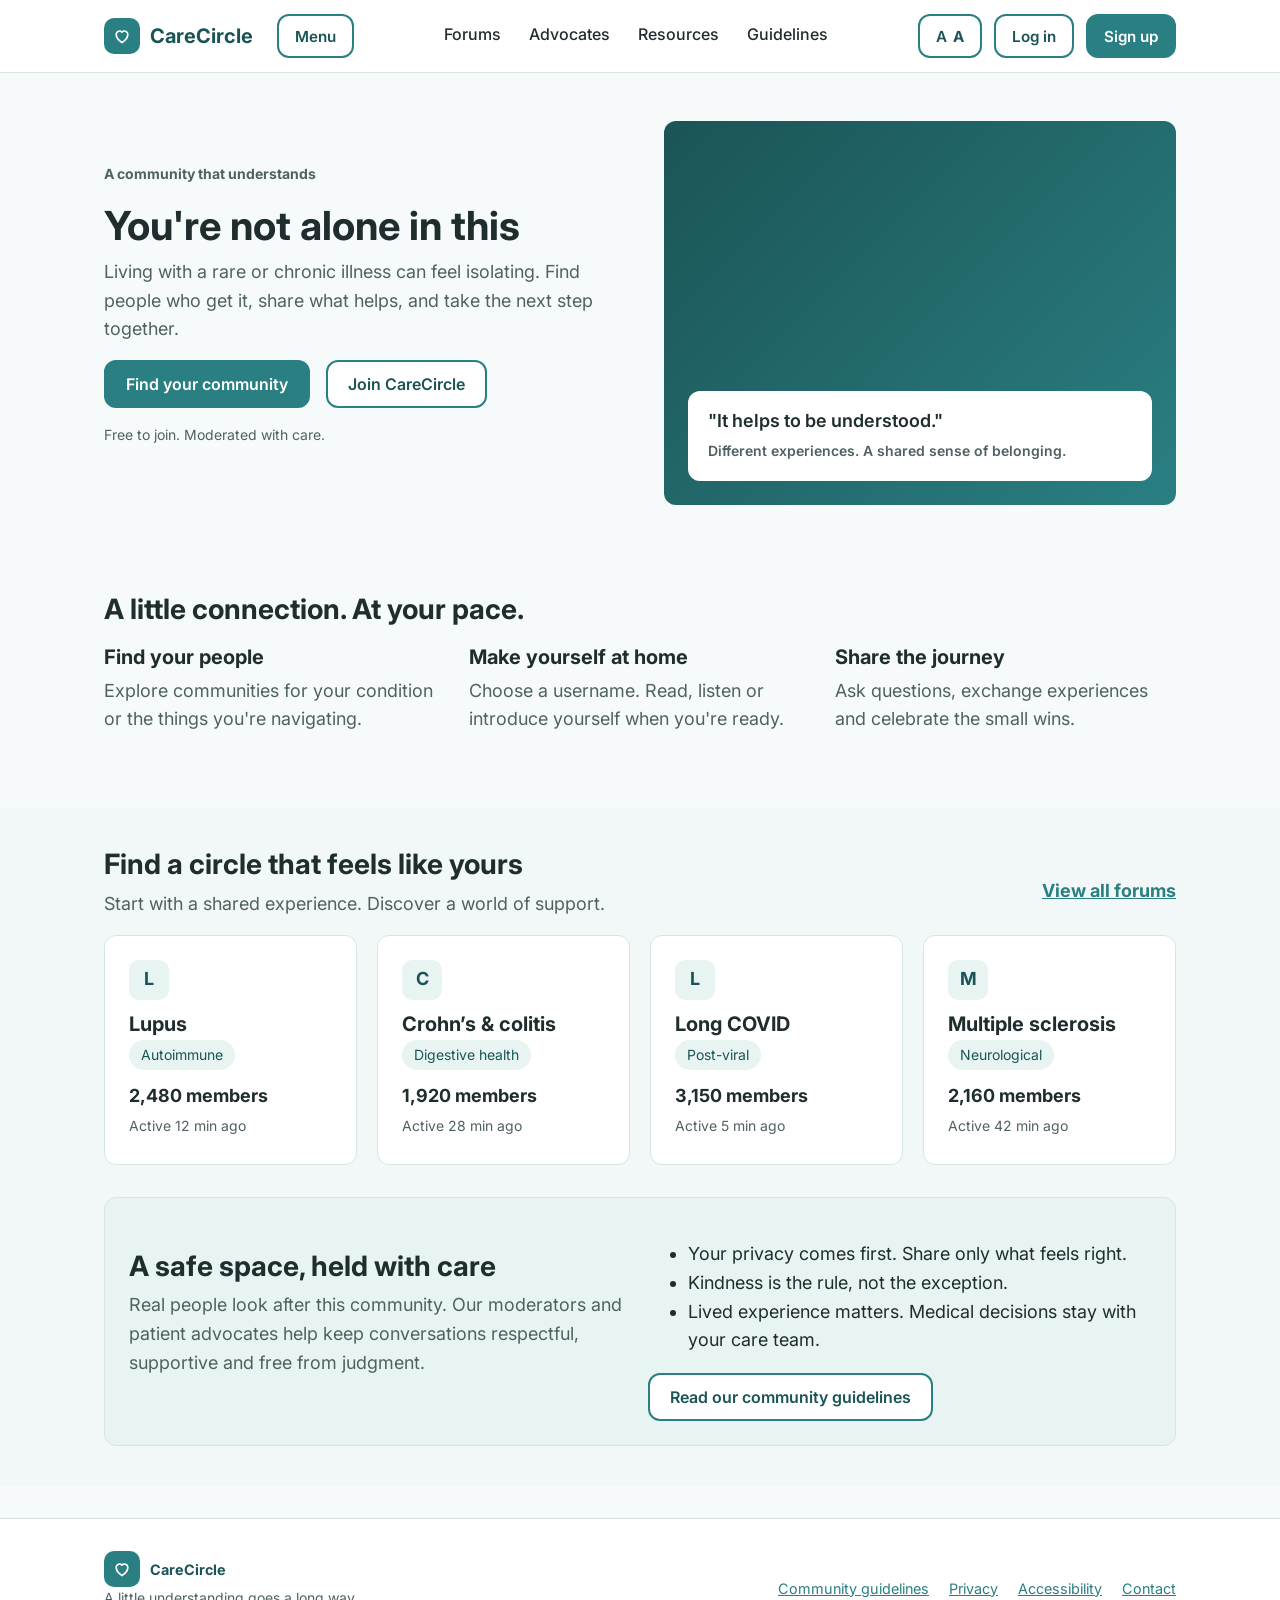
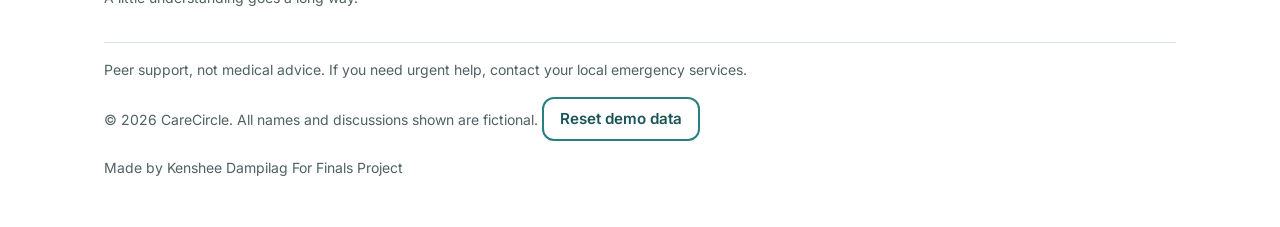
<file: index.html>
<!DOCTYPE html>
<html lang="en">
<head>
<meta charset="utf-8">
<meta name="viewport" content="width=device-width, initial-scale=1">
<title>CareCircle – You're not alone in this</title>
<link rel="preconnect" href="https://fonts.googleapis.com">
<link rel="preconnect" href="https://fonts.gstatic.com" crossorigin>
<link rel="stylesheet" href="https://fonts.googleapis.com/css2?family=Inter:wght@400;500;600;700&display=swap">
<link rel="stylesheet" href="styles.css">
</head>
<body data-nav="" data-page="home">
<main id="main">
<section class="hero"><div class="wrap">
  <div>
    <p class="small"><strong>A community that understands</strong></p>
    <h1>You're not alone in this</h1>
    <p class="muted">Living with a rare or chronic illness can feel isolating. Find people who get it, share what helps, and take the next step together.</p>
    <p class="row" style="justify-content:flex-start"><a class="btn" href="forums.html">Find your community</a><a class="btn secondary" href="signup.html">Join CareCircle</a></p>
    <p class="small">Free to join. Moderated with care.</p>
  </div>
  <div class="hero-art" role="img" aria-label="Illustration placeholder: a supportive group conversation"><blockquote>"It helps to be understood."<br><span class="small">Different experiences. A shared sense of belonging.</span></blockquote></div>
</div></section>
<section class="section"><div class="wrap">
  <h2>A little connection. At your pace.</h2>
  <ol class="steps" style="list-style:none;padding:0">
    <li><h3>Find your people</h3><p class="muted">Explore communities for your condition or the things you're navigating.</p></li>
    <li><h3>Make yourself at home</h3><p class="muted">Choose a username. Read, listen or introduce yourself when you're ready.</p></li>
    <li><h3>Share the journey</h3><p class="muted">Ask questions, exchange experiences and celebrate the small wins.</p></li>
  </ol>
</div></section>
<section class="section tint"><div class="wrap">
  <div class="row"><div><h2>Find a circle that feels like yours</h2><p class="muted">Start with a shared experience. Discover a world of support.</p></div><a href="forums.html"><strong>View all forums</strong></a></div>
  <div class="grid four" id="featured"></div>
  <div class="card" style="margin-top:2rem;background:var(--pale)"><div class="row"><div style="flex:1 1 280px"><h2>A safe space, held with care</h2><p class="muted">Real people look after this community. Our moderators and patient advocates help keep conversations respectful, supportive and free from judgment.</p></div>
  <div style="flex:1 1 280px"><ul><li>Your privacy comes first. Share only what feels right.</li><li>Kindness is the rule, not the exception.</li><li>Lived experience matters. Medical decisions stay with your care team.</li></ul><a class="btn secondary" href="guidelines.html">Read our community guidelines</a></div></div></div>
</div></section>
</main>
<script src="data.js"></script>
<script src="layout.js"></script>
<script src="pages.js"></script>
<script>
document.getElementById('featured').innerHTML = CC.forums().slice(0,4).map(function(f){
  return '<a class="card community-card" href="forum.html?id='+CC.esc(f.id)+'"><span class="icon-tile" aria-hidden="true">'+CC.esc(f.name[0])+'</span><h3>'+CC.esc(f.name)+'</h3><span class="chip">'+CC.esc(f.cat)+'</span><p style="margin:.75rem 0 0"><strong>'+f.members.toLocaleString()+' members</strong><br><span class="small">Active '+CC.ago(f.active)+'</span></p></a>';
}).join('');
</script>
</body></html>
</file>
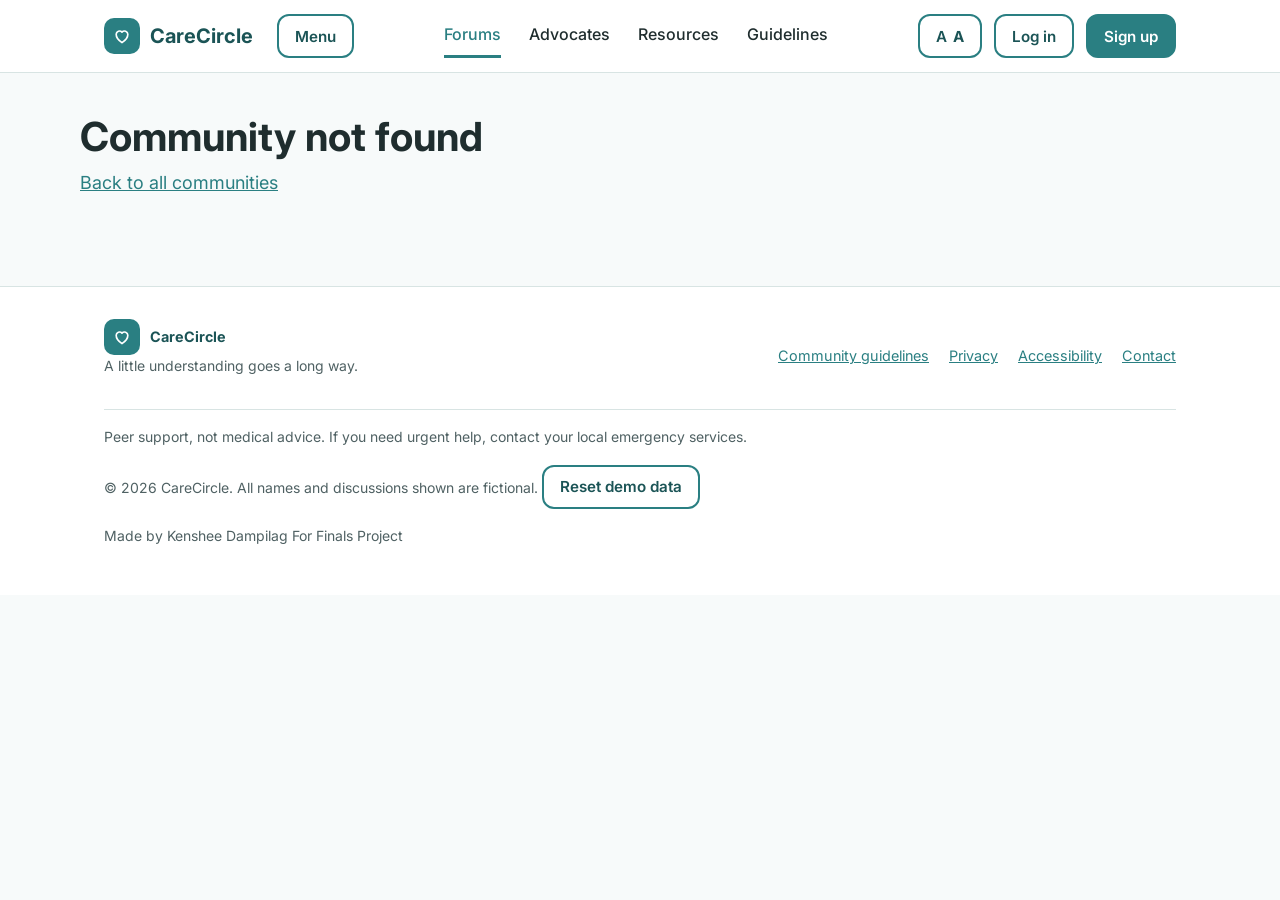
<file: forum.html>
<!DOCTYPE html>
<html lang="en">
<head>
<meta charset="utf-8">
<meta name="viewport" content="width=device-width, initial-scale=1">
<title>Forum – CareCircle</title>
<link rel="preconnect" href="https://fonts.googleapis.com">
<link rel="preconnect" href="https://fonts.gstatic.com" crossorigin>
<link rel="stylesheet" href="https://fonts.googleapis.com/css2?family=Inter:wght@400;500;600;700&display=swap">
<link rel="stylesheet" href="styles.css">
</head>
<body data-nav="forums" data-page="forum">
<main id="main"><div class="wrap">
  <div class="page-head">
    <p class="crumbs" id="crumb"></p>
    <div class="row"><div><h1 id="fname"></h1><p class="muted" id="fdesc" style="margin:0"></p><p class="small" id="fmeta"></p></div><a class="btn" id="newpost" href="new-post.html">+ New post</a></div>
  </div>
  <p class="banner">Share experiences, not prescriptions. This space supports you; it doesn't replace your care team.</p>
  <div class="with-side" style="margin-top:1rem">
    <section aria-label="Conversations">
      <div class="tabs" id="tabs" role="group" aria-label="Sort conversations">
        <button type="button" data-tab="latest" aria-selected="true">Latest</button>
        <button type="button" data-tab="popular" aria-selected="false">Popular</button>
        <button type="button" data-tab="unanswered" aria-selected="false">Unanswered</button>
      </div>
      <p class="small" id="tcount" role="status"></p>
      <div class="stack" id="threads"></div>
    </section>
    <aside class="stack" aria-label="Community information">
      <div class="card"><h2 style="font-size:1.25rem">A circle for every kind of day</h2><p class="muted">From newly diagnosed to years into your journey, you're welcome here. Read quietly, ask a question or share what you've learned.</p>
        <p class="small"><strong>Our community agreements</strong></p><ul class="small"><li>Be kind. Every experience is different.</li><li>Protect your own and others' privacy.</li><li>Report anything that doesn't feel safe.</li></ul><a href="guidelines.html">Read all guidelines</a></div>
      <div class="card"><h2 style="font-size:1.25rem">Here to help</h2><p class="muted">Need a hand finding your way? Our moderation team is here to listen.</p><a class="btn secondary" href="contact.html">Contact the team</a></div>
    </aside>
  </div>
</div></main>
<script src="data.js"></script>
<script src="layout.js"></script>
<script src="pages.js"></script>
</body></html>
</file>
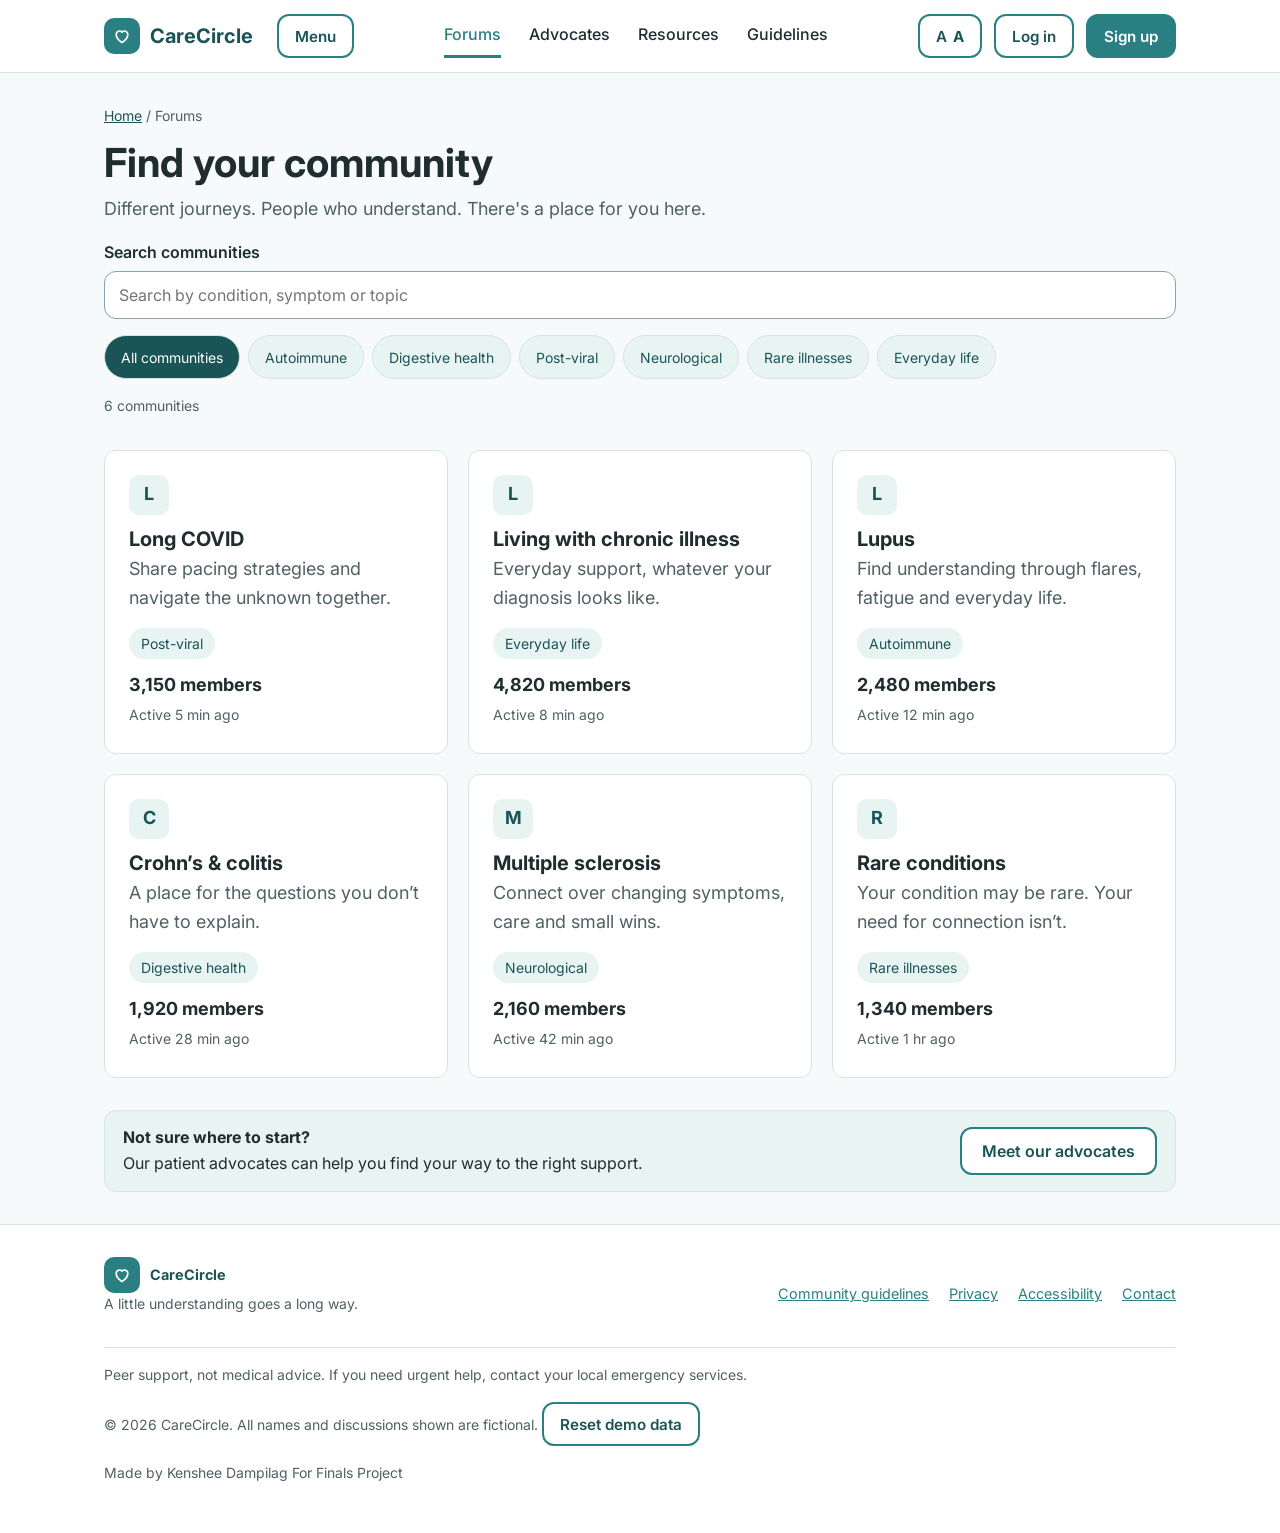
<file: forums.html>
<!DOCTYPE html>
<html lang="en">
<head>
<meta charset="utf-8">
<meta name="viewport" content="width=device-width, initial-scale=1">
<title>Find your community – CareCircle</title>
<link rel="preconnect" href="https://fonts.googleapis.com">
<link rel="preconnect" href="https://fonts.gstatic.com" crossorigin>
<link rel="stylesheet" href="https://fonts.googleapis.com/css2?family=Inter:wght@400;500;600;700&display=swap">
<link rel="stylesheet" href="styles.css">
</head>
<body data-nav="forums" data-page="forums">
<main id="main"><div class="wrap">
  <div class="page-head">
    <p class="crumbs"><a href="index.html">Home</a> / Forums</p>
    <h1>Find your community</h1>
    <p class="muted">Different journeys. People who understand. There's a place for you here.</p>
    <label for="search">Search communities</label>
    <input id="search" type="search" placeholder="Search by condition, symptom or topic" autocomplete="off">
    <div id="chips" class="tag-row" role="group" aria-label="Filter by category" style="margin-top:1rem"></div>
    <p class="small" id="count" role="status" style="margin-top:1rem"></p>
  </div>
  <div class="grid" id="grid"></div>
  <div class="card banner row" style="margin-top:2rem"><div><strong>Not sure where to start?</strong><br>Our patient advocates can help you find your way to the right support.</div><a class="btn secondary" href="advocates.html">Meet our advocates</a></div>
</div></main>
<script src="data.js"></script>
<script src="layout.js"></script>
<script src="pages.js"></script>
</body></html>
</file>
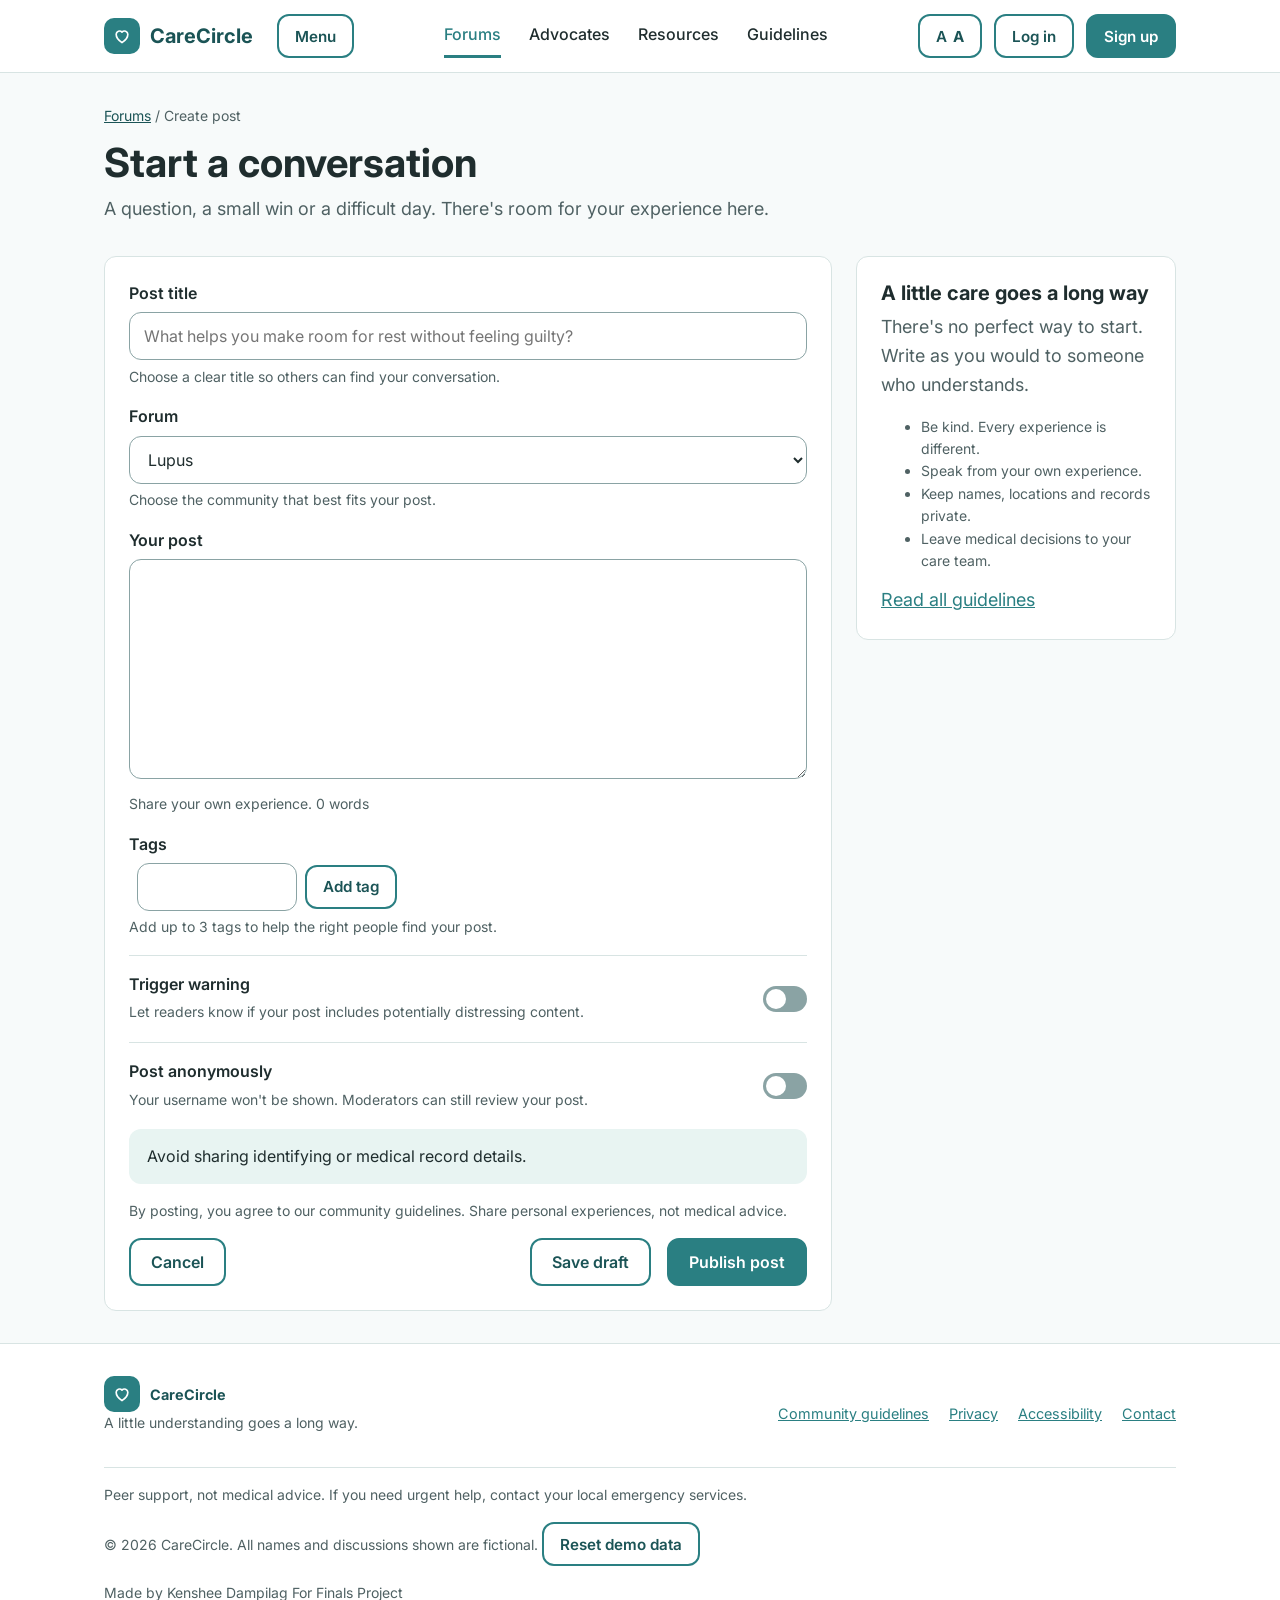
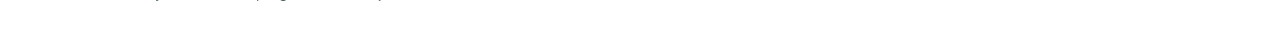
<file: new-post.html>
<!DOCTYPE html>
<html lang="en">
<head>
<meta charset="utf-8">
<meta name="viewport" content="width=device-width, initial-scale=1">
<title>Start a conversation – CareCircle</title>
<link rel="preconnect" href="https://fonts.googleapis.com">
<link rel="preconnect" href="https://fonts.gstatic.com" crossorigin>
<link rel="stylesheet" href="https://fonts.googleapis.com/css2?family=Inter:wght@400;500;600;700&display=swap">
<link rel="stylesheet" href="styles.css">
</head>
<body data-nav="forums" data-page="new-post">
<main id="main"><div class="wrap">
  <div class="page-head"><p class="crumbs"><a href="forums.html">Forums</a> / Create post</p><h1>Start a conversation</h1><p class="muted">A question, a small win or a difficult day. There's room for your experience here.</p></div>
  <div class="with-side">
    <form class="card" id="postform" novalidate>
      <label for="title">Post title</label>
      <input id="title" type="text" maxlength="120" placeholder="What helps you make room for rest without feeling guilty?" aria-describedby="thelp">
      <p class="field-error" id="terr" hidden></p><p class="help" id="thelp">Choose a clear title so others can find your conversation.</p>
      <label for="forum">Forum</label><select id="forum"></select><p class="help">Choose the community that best fits your post.</p>
      <label for="body">Your post</label>
      <textarea id="body" style="min-height:220px" aria-describedby="bhelp"></textarea>
      <p class="field-error" id="berr" hidden></p>
      <p class="help" id="bhelp">Share your own experience. <span id="wc" role="status"></span></p>
      <div class="label" id="taglabel">Tags</div>
      <div class="tag-row" aria-labelledby="taglabel"><span id="taglist" class="tag-row"></span>
        <input id="taginput" type="text" maxlength="24" style="width:10rem" aria-label="New tag"><button type="button" class="btn secondary sm" id="addtag">Add tag</button></div>
      <p class="help">Add up to 3 tags to help the right people find your post.</p>
      <div class="switch-row"><div><label for="warn">Trigger warning</label><span class="small">Let readers know if your post includes potentially distressing content.</span></div><span class="switch"><input type="checkbox" id="warn" role="switch"></span></div>
      <div class="switch-row"><div><label for="anon">Post anonymously</label><span class="small">Your username won't be shown. Moderators can still review your post.</span></div><span class="switch"><input type="checkbox" id="anon" role="switch"></span></div>
      <p class="banner">Avoid sharing identifying or medical record details.</p>
      <p class="small">By posting, you agree to our community guidelines. Share personal experiences, not medical advice.</p>
      <div class="row"><a class="btn secondary" id="back" href="forums.html">Cancel</a><span class="row"><button class="btn secondary" type="button" id="savedraft">Save draft</button><button class="btn" type="submit">Publish post</button></span></div>
    </form>
    <aside class="stack"><div class="card"><h2 style="font-size:1.25rem">A little care goes a long way</h2><p class="muted">There's no perfect way to start. Write as you would to someone who understands.</p><ul class="small"><li>Be kind. Every experience is different.</li><li>Speak from your own experience.</li><li>Keep names, locations and records private.</li><li>Leave medical decisions to your care team.</li></ul><a href="guidelines.html">Read all guidelines</a></div></aside>
  </div>
</div></main>
<script src="data.js"></script>
<script src="layout.js"></script>
<script src="pages.js"></script>
</body></html>
</file>
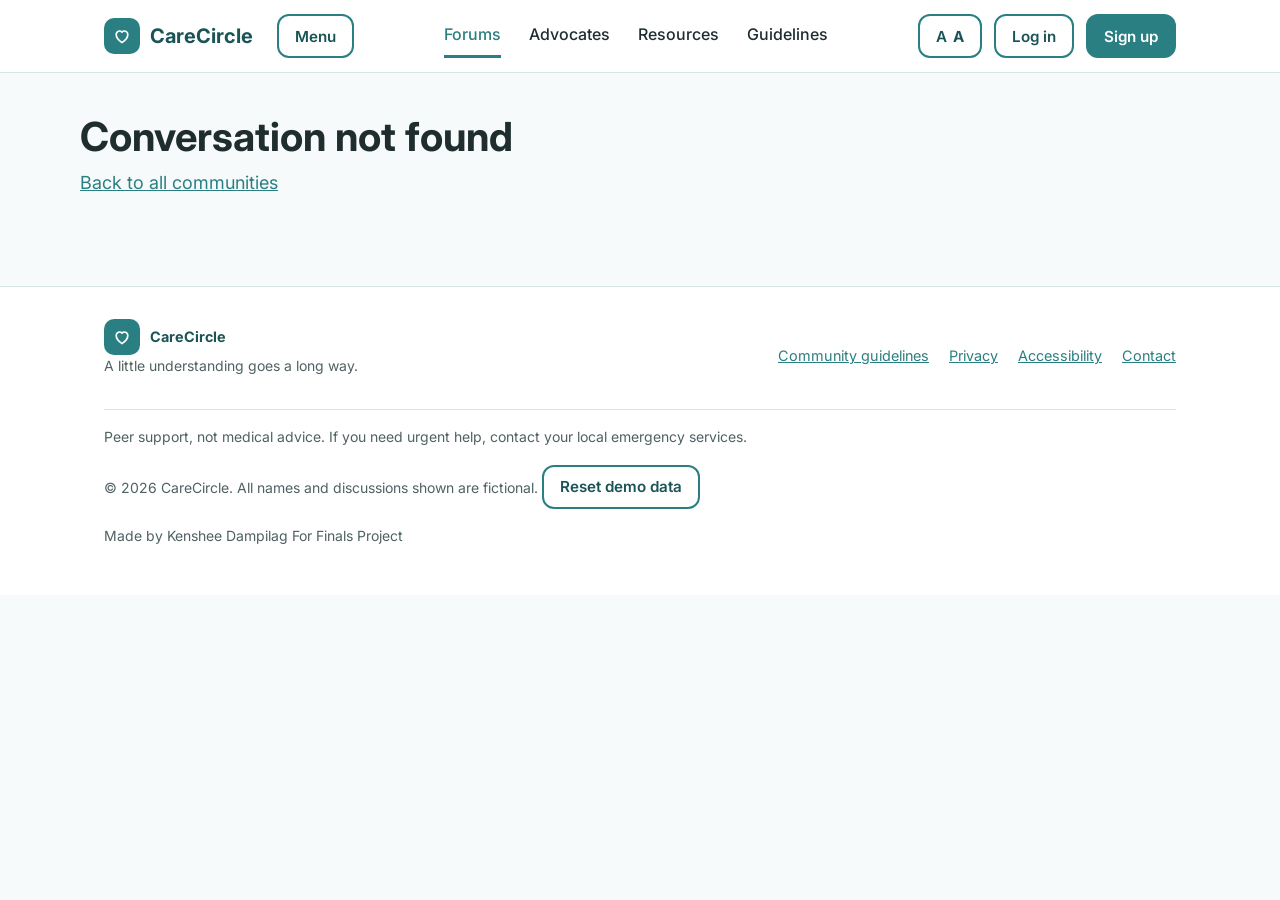
<file: thread.html>
<!DOCTYPE html>
<html lang="en">
<head>
<meta charset="utf-8">
<meta name="viewport" content="width=device-width, initial-scale=1">
<title>Discussion – CareCircle</title>
<link rel="preconnect" href="https://fonts.googleapis.com">
<link rel="preconnect" href="https://fonts.gstatic.com" crossorigin>
<link rel="stylesheet" href="https://fonts.googleapis.com/css2?family=Inter:wght@400;500;600;700&display=swap">
<link rel="stylesheet" href="styles.css">
</head>
<body data-nav="forums" data-page="thread">
<main id="main"><div class="wrap">
  <div class="page-head"><p class="crumbs" id="crumb"></p><div id="ttags"></div><h1 id="ttitle" style="margin-top:.75rem"></h1><p class="small" id="tmeta"></p></div>
  <p class="banner">Share experiences, not prescriptions. This space supports you; it doesn't replace your care team.</p>
  <div class="with-side" style="margin-top:1rem">
    <div class="stack">
      <div id="original"></div>
      <h2 id="rcount" style="font-size:1.25rem;margin-top:1.5rem"></h2>
      <div class="stack" id="replies"></div>
      <form class="card" id="replyform" novalidate>
        <h2 style="font-size:1.25rem">Add your voice</h2>
        <label for="replytext">Your reply</label>
        <textarea id="replytext" placeholder="Share your experience or a few words of support..." aria-describedby="replyhelp"></textarea>
        <p class="field-error" id="replyerr" hidden></p>
        <p class="help" id="replyhelp">Avoid sharing identifying or medical record details.</p>
        <div class="row"><span class="small">You'll be asked for a username the first time.</span><button class="btn" type="submit">Post reply</button></div>
      </form>
    </div>
    <aside class="stack" aria-label="Related">
      <div class="card"><h2 style="font-size:1.25rem">In the <span id="fside"></span> circle</h2><p class="muted" id="fsideinfo"></p><a class="btn secondary" id="back" href="forums.html">Back to forum</a></div>
      <h2 style="font-size:1.25rem">Related threads</h2>
      <div class="stack" id="related"></div>
      <div class="card" style="background:var(--pale)"><h3>Held with care</h3><p class="small" style="color:var(--text)">If a post doesn't feel safe, use Report. Our moderation team reviews concerns privately.</p><a class="btn secondary sm" href="guidelines.html">Community guidelines</a></div>
    </aside>
  </div>
</div></main>
<dialog id="reportdlg" aria-labelledby="rtitle">
  <div id="rstep1"><h2 id="rtitle">Report a concern</h2><p class="muted">Your report is shared only with the moderation team.</p>
    <label for="reason">What is your concern?</label>
    <select id="reason"><option value="">Choose a reason</option><option>Medical misinformation</option><option>Promotional content</option><option>Unkind or disrespectful</option><option>Shares private information</option><option>Something else</option></select>
    <p class="field-error" id="rerr" hidden></p>
    <label for="rdetail" style="margin-top:1rem">Tell us a little more (optional)</label>
    <textarea id="rdetail" style="min-height:100px"></textarea>
    <p class="help">Avoid including private health or contact details. Reports are not monitored for emergencies.</p>
    <div class="row" style="justify-content:flex-end"><button class="btn secondary" type="button" id="rcancel">Cancel</button><button class="btn" type="button" id="rsend">Submit report</button></div></div>
  <div id="rstep2" hidden><button class="btn secondary sm" type="button" id="rclose" aria-label="Close" style="float:right">&times;</button>
    <h2>Thank you for speaking up</h2><p>Your report has been sent to our moderation team. Helping us notice concerns makes CareCircle safer for everyone.</p>
    <div class="banner" style="display:block"><strong>What happens next?</strong><p style="margin:.5rem 0 0">We'll review the post against our community guidelines. Your identity won't be shared with the person you reported.</p><p style="margin:.5rem 0 0">You don't need to reply or take any further action.</p></div>
    <p class="small" style="margin-top:1rem">Reports are not monitored for emergencies. If you or someone else is in immediate danger, contact local emergency services now.</p>
    <button class="btn" type="button" id="rback" style="width:100%">Back to the conversation</button></div>
</dialog>
<script src="data.js"></script>
<script src="layout.js"></script>
<script src="pages.js"></script>
</body></html>
</file>
<file: styles.css>
/* CareCircle – shared styles (design tokens + components) */
:root{
  --teal:#2A7F82; --teal-dark:#1B5456; --coral:#E8735A; --coral-dark:#B8432D;
  --bg:#F7FAFA; --card:#FFFFFF; --text:#1F2D2E; --pale:#E8F4F2;
  --muted:#4F6163; --line:#D8E4E3; --radius:12px; --focus:#0B4F8A;
  --font:Inter,system-ui,-apple-system,"Segoe UI",Arial,sans-serif;
}
*,*::before,*::after{box-sizing:border-box}
html{font-size:100%}
html.large{font-size:118%}
body{margin:0;font-family:var(--font);font-size:1.125rem;line-height:1.6;color:var(--text);background:var(--bg)}
h1,h2,h3{line-height:1.2;margin:0 0 .5rem;color:var(--text)}
h1{font-size:2.5rem}h2{font-size:1.75rem}h3{font-size:1.25rem}
p{margin:0 0 1rem}
a{color:var(--teal)}
a:hover{color:var(--teal-dark)}
:focus-visible{outline:3px solid var(--focus);outline-offset:2px;border-radius:6px}
.wrap{max-width:1120px;margin:0 auto;padding:0 1.5rem}
.sr-only{position:absolute;width:1px;height:1px;overflow:hidden;clip:rect(0 0 0 0);white-space:nowrap}
.skip{position:absolute;left:-999px;top:0;background:var(--teal-dark);color:#fff;padding:.75rem 1rem;z-index:100}
.skip:focus{left:0}
.small{font-size:.875rem;color:var(--muted)}
.muted{color:var(--muted)}

/* header */
.site-header{background:var(--card);border-bottom:1px solid var(--line)}
.bar{display:flex;align-items:center;gap:1.5rem;min-height:72px;flex-wrap:wrap}
.brand{display:flex;align-items:center;gap:.6rem;font-weight:700;font-size:1.25rem;color:var(--teal-dark);text-decoration:none}
.logo{width:36px;height:36px;border-radius:10px;background:var(--teal);display:grid;place-items:center}
.nav{display:flex;gap:1.75rem;margin:0 auto}
.nav a{color:var(--text);text-decoration:none;font-size:1rem;font-weight:500;padding:.5rem 0;border-bottom:3px solid transparent}
.nav a:hover{color:var(--teal)}
.nav a[aria-current="page"]{color:var(--teal);border-bottom-color:var(--teal)}
.tools{display:flex;align-items:center;gap:.75rem}
.menu-btn{display:none}
.avatar{width:36px;height:36px;border-radius:50%;background:var(--pale);color:var(--teal-dark);display:inline-grid;place-items:center;font-weight:700;font-size:.875rem;flex:none}
.avatar.coral{background:#FBE3DD;color:var(--coral-dark)}

/* buttons */
.btn{display:inline-flex;align-items:center;justify-content:center;gap:.4rem;min-height:48px;padding:0 1.25rem;border-radius:var(--radius);border:2px solid var(--teal);background:var(--teal);color:#fff;font:600 1rem var(--font);text-decoration:none;cursor:pointer}
.btn:hover{background:var(--teal-dark);border-color:var(--teal-dark);color:#fff}
.btn.secondary{background:#fff;color:var(--teal-dark)}
.btn.secondary:hover{background:var(--pale);color:var(--teal-dark)}
.btn.danger{background:var(--coral-dark);border-color:var(--coral-dark)}
.btn.sm{min-height:44px;padding:0 1rem;font-size:.95rem}
.btn[disabled]{background:#E3E8E8;border-color:#E3E8E8;color:#5A6B6C;cursor:not-allowed}
.btn.on{background:var(--pale);color:var(--teal-dark)}

/* cards, chips, badges */
.card{background:var(--card);border:1px solid var(--line);border-radius:var(--radius);padding:1.5rem}
.card.pinned{border-color:var(--teal)}
.grid{display:grid;gap:1.25rem;grid-template-columns:repeat(3,1fr)}
.grid.four{grid-template-columns:repeat(4,1fr)}
.chip{display:inline-block;background:var(--pale);color:var(--teal-dark);font-size:.875rem;padding:.2rem .7rem;border-radius:999px;border:1px solid transparent}
button.chip{font-family:var(--font);cursor:pointer;min-height:44px;padding:0 1rem;border-color:var(--line)}
button.chip[aria-pressed="true"]{background:var(--teal-dark);color:#fff}
.badge{display:inline-block;font-size:.8rem;font-weight:600;padding:.1rem .6rem;border-radius:6px}
.badge.advocate{background:var(--coral);color:var(--text)}
.badge.moderator{background:var(--pale);color:var(--teal-dark)}
.community-card{display:block;text-decoration:none;color:var(--text)}
.community-card:hover{border-color:var(--teal)}
.community-card h3{margin:.75rem 0 .25rem}
.icon-tile{width:40px;height:40px;border-radius:10px;background:var(--pale);color:var(--teal-dark);display:grid;place-items:center;font-weight:700}

/* layout */
.hero{background:var(--bg);padding:3rem 0}
.hero .wrap{display:grid;grid-template-columns:1fr 1fr;gap:3rem;align-items:center}
.hero-art{aspect-ratio:4/3;border-radius:var(--radius);background:linear-gradient(135deg,var(--teal-dark),var(--teal));color:#fff;display:flex;align-items:flex-end;padding:1.5rem}
.hero-art blockquote{margin:0;background:#fff;color:var(--text);border-radius:var(--radius);padding:1rem 1.25rem;width:100%;font-weight:600}
.section{padding:2.5rem 0}
.section.tint{background:#F1F8F7}
.page-head{padding:2rem 0 1rem}
.crumbs{font-size:.875rem;color:var(--muted);margin-bottom:.75rem}
.crumbs a{color:var(--teal-dark)}
.with-side{display:grid;grid-template-columns:minmax(0,1fr) 320px;gap:1.5rem;align-items:start}
.stack>*+*{margin-top:1rem}
.banner{display:flex;gap:.75rem;align-items:center;background:var(--pale);border-radius:var(--radius);padding:.9rem 1.1rem;font-size:1rem}
.steps{display:grid;grid-template-columns:repeat(3,1fr);gap:1.5rem}
.row{display:flex;gap:1rem;align-items:center;justify-content:space-between;flex-wrap:wrap}
.meta{display:flex;gap:.6rem;align-items:center;font-size:.875rem;color:var(--muted)}
.meta strong{color:var(--text);font-size:.95rem}
.post-body{white-space:pre-wrap;overflow-wrap:anywhere}
.thread-link{text-decoration:none;color:inherit;display:block}
.thread-link h3{margin:.5rem 0 .25rem;color:var(--text)}
.thread-link:hover h3{color:var(--teal)}
.thread-foot{display:flex;justify-content:space-between;align-items:center;margin-top:.75rem;gap:1rem}
.tabs{display:flex;gap:1.5rem;border-bottom:1px solid var(--line);margin:1rem 0}
.tabs button{background:none;border:0;border-bottom:3px solid transparent;font:500 1rem var(--font);color:var(--muted);padding:.6rem 0;min-height:44px;cursor:pointer}
.tabs button[aria-selected="true"]{color:var(--teal-dark);border-bottom-color:var(--teal)}
.actions{display:flex;justify-content:space-between;margin-top:1rem;gap:1rem}
.empty{text-align:center;padding:2rem;color:var(--muted)}

/* forms */
label,.label{display:block;font-weight:600;font-size:1rem;margin-bottom:.35rem}
.help{font-size:.875rem;color:var(--muted);margin:.35rem 0 1rem}
input[type=text],input[type=search],select,textarea{width:100%;min-height:48px;font:1rem var(--font);color:var(--text);padding:.7rem .9rem;border:1.5px solid #8AA3A4;border-radius:var(--radius);background:#fff}
textarea{min-height:180px;resize:vertical}
.field-error{color:var(--coral-dark);font-size:.9rem;font-weight:600;margin:.35rem 0 1rem}
.switch-row{display:flex;justify-content:space-between;gap:1rem;align-items:center;padding:1rem 0;border-top:1px solid var(--line)}
.switch-row label{margin:0}
.switch{position:relative;display:inline-flex;align-items:center;gap:.6rem;font-size:.875rem;color:var(--muted);flex:none}
.switch input{appearance:none;width:44px;height:26px;border-radius:999px;background:#8AA3A4;position:relative;cursor:pointer;margin:0}
.switch input::after{content:"";position:absolute;top:3px;left:3px;width:20px;height:20px;border-radius:50%;background:#fff;transition:left .15s}
.switch input:checked{background:var(--teal)}
.switch input:checked::after{left:21px}
.tag-row{display:flex;gap:.5rem;flex-wrap:wrap;align-items:center}
.tag-chip{background:var(--teal-dark);color:#fff;border:0;border-radius:999px;padding:.3rem .8rem;font:.875rem var(--font);cursor:pointer;min-height:36px}

/* dialog */
dialog{border:1px solid var(--line);border-radius:16px;padding:2rem;max-width:480px;width:calc(100% - 2rem);color:var(--text)}
dialog::backdrop{background:rgba(20,40,41,.55)}
.toast{position:fixed;bottom:1.25rem;left:50%;transform:translateX(-50%);background:var(--teal-dark);color:#fff;padding:.8rem 1.2rem;border-radius:var(--radius);z-index:50}

/* footer */
.site-footer{background:var(--card);border-top:1px solid var(--line);padding:2rem 0;margin-top:2rem}
.site-footer nav{display:flex;gap:1.25rem;flex-wrap:wrap}
.site-footer a{font-size:.9rem}

/* responsive */
@media(max-width:900px){
  .grid,.grid.four{grid-template-columns:repeat(2,1fr)}
  .with-side{grid-template-columns:1fr}
  .hero .wrap{grid-template-columns:1fr}
}
@media(max-width:640px){
  h1{font-size:2rem}h2{font-size:1.5rem}
  .grid,.grid.four,.steps{grid-template-columns:1fr}
  .menu-btn{display:inline-flex;margin-left:auto}
  .nav{display:none;flex-direction:column;gap:0;width:100%;margin:0;order:5}
  .nav.open{display:flex}
  .nav a{padding:.8rem 0;border-bottom:1px solid var(--line)}
  .tools{width:100%;justify-content:flex-end;order:4}
  .wrap{padding:0 1rem}
}
@media(prefers-reduced-motion:reduce){*{transition:none!important}}
</file>
